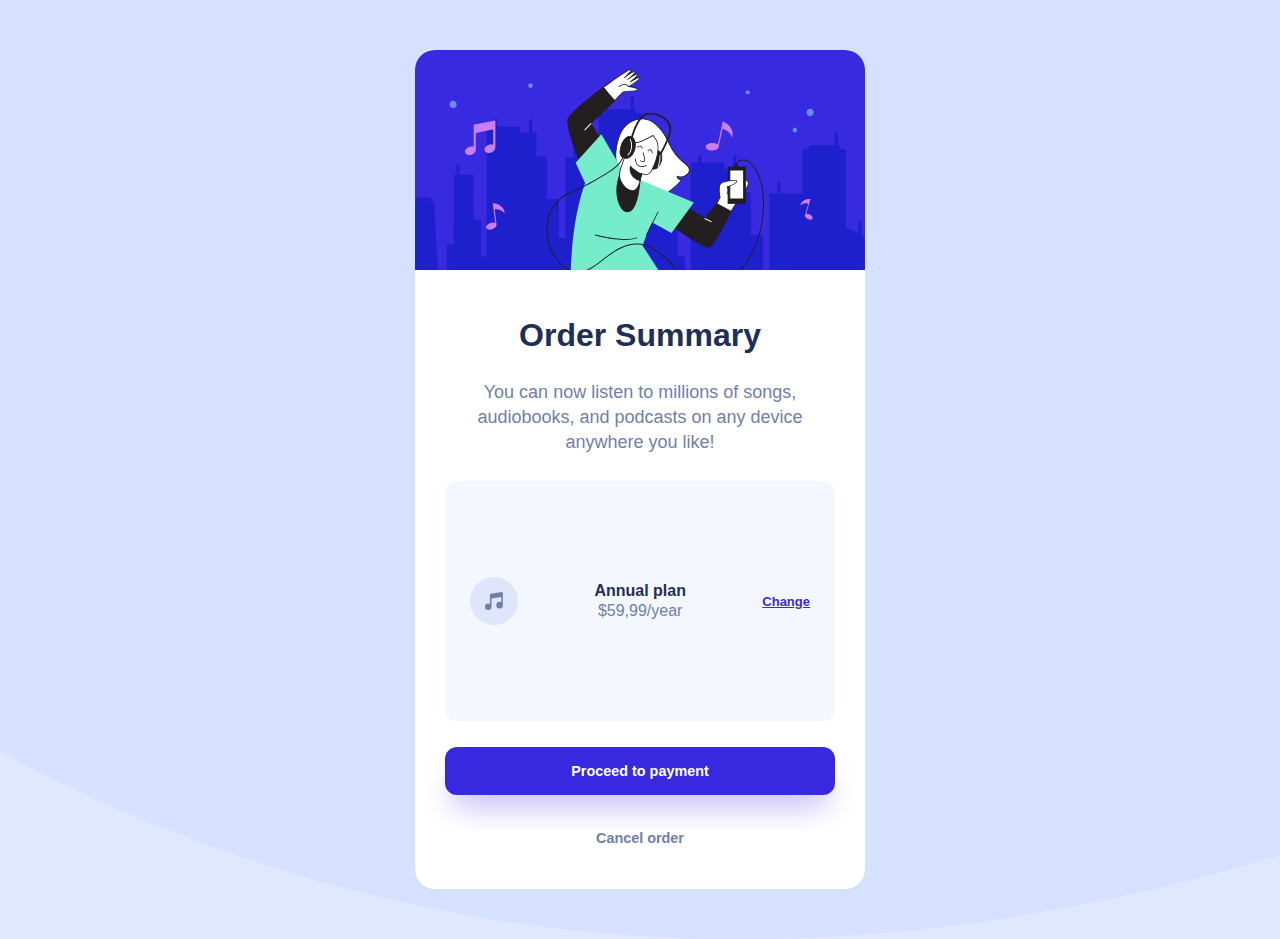
<file: order-summary-component/index.html>
<!DOCTYPE html>
<html lang="en">
<head>
    <meta charset="UTF-8">
    <meta http-equiv="X-UA-Compatible" content="IE=edge">
    <meta name="viewport" content="width=device-width, initial-scale=1.0">
    <title>Order Summary Component</title>
    <link rel="stylesheet" href="style.css">
</head>
<body>
    <div class="card">
        <img class="hero-image" src="images/illustration-hero.svg" alt="Hero image">
        <div class="container">
            <h2 class="title">Order Summary</h2> 
            <p class="order-description">
                You can now listen to millions of songs, audiobooks, and podcasts on any device anywhere you like!
            </p>
            <div class="plan-container">
                <img src="images/icon-music.svg" alt="icon-music">
                <div class="plan-description">
                    <strong>Annual plan</strong>
                    <p>$59,99/year</p>
                </div>
                <a href="#">Change</a>
            </div>
            <button class="proceed-button">Proceed to payment</button>
            <button class="cancel-button">Cancel order</button>
        </div>
       
    </div>
    
</body>
</html>
</file>
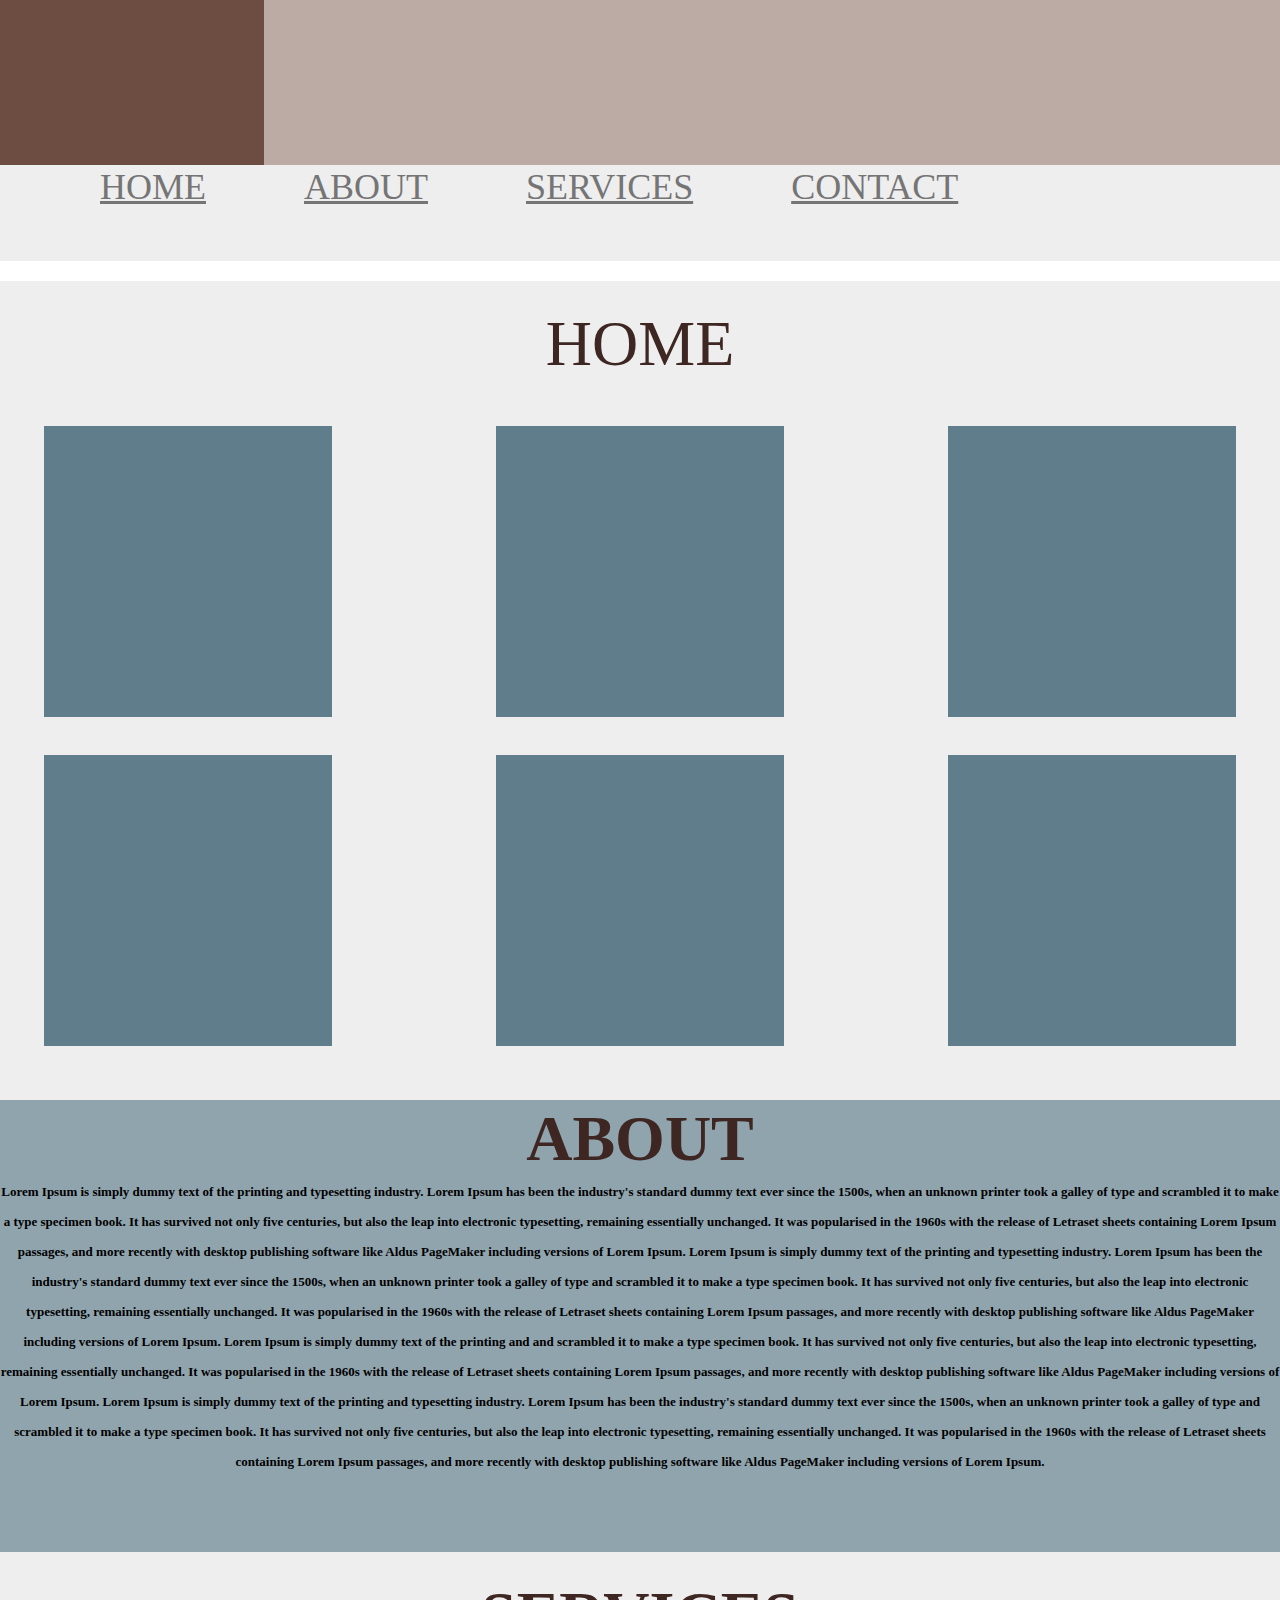
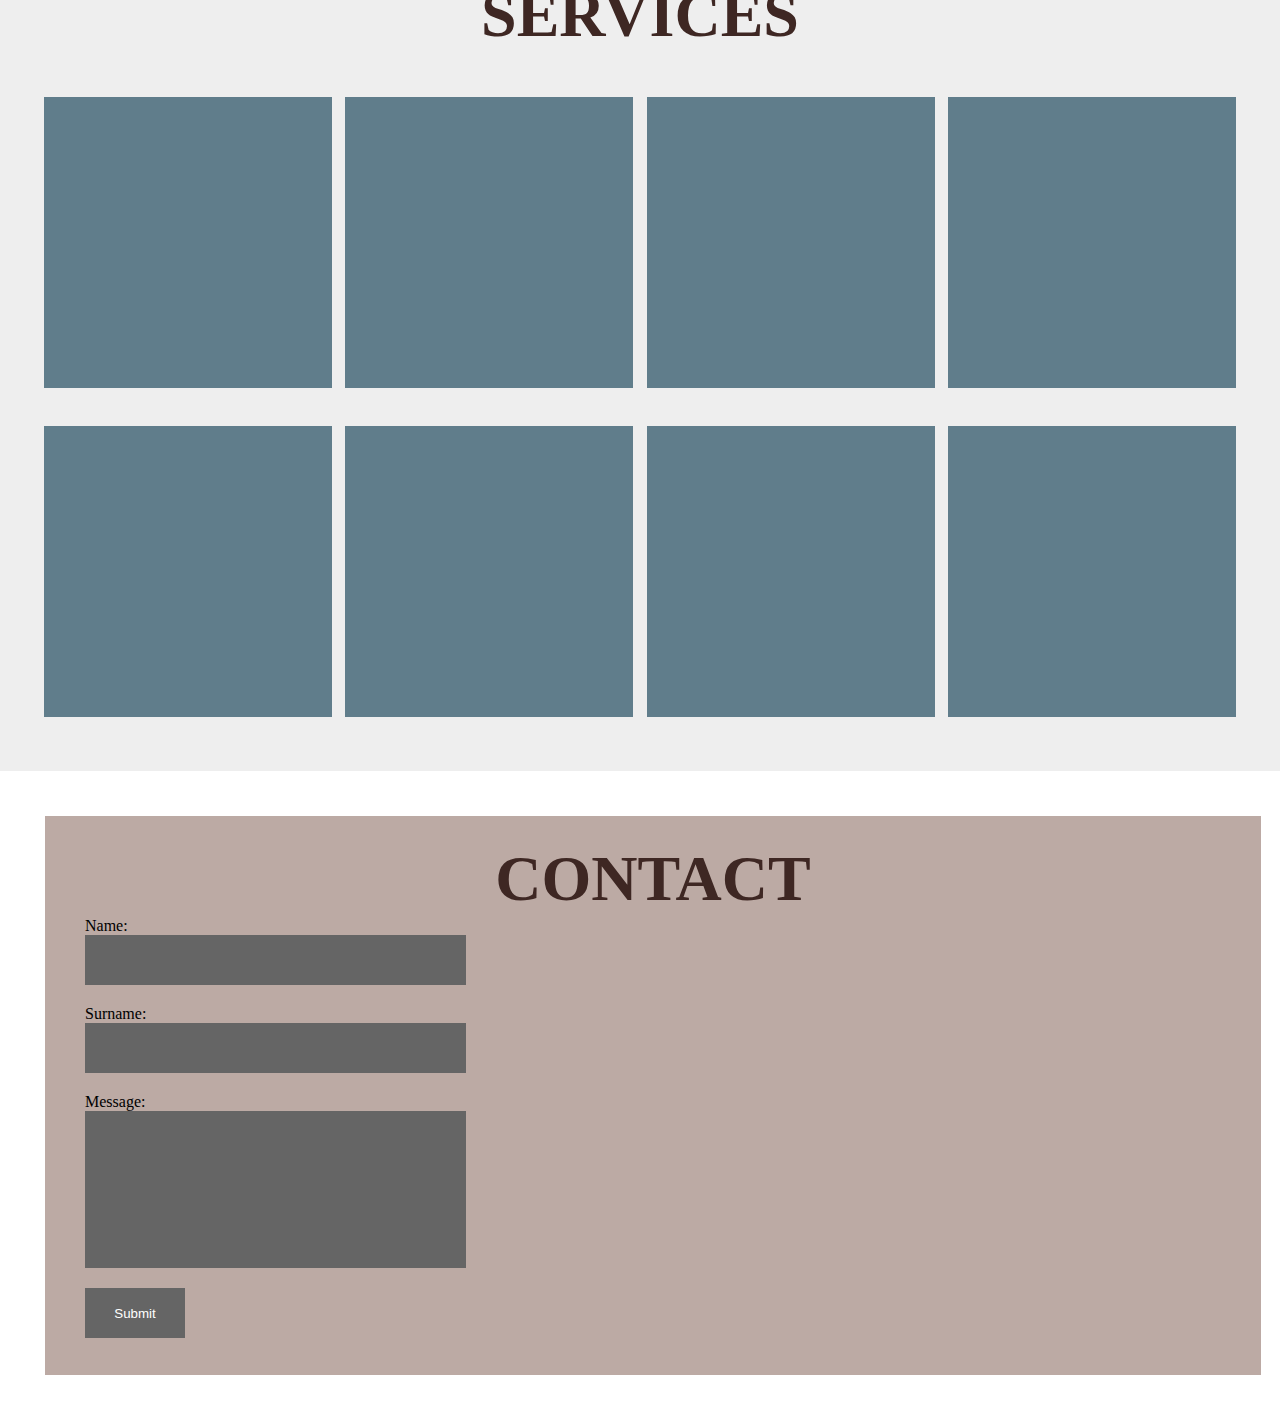
<file: Project-1/index.html>
<!DOCTYPE html>
<html lang="en">
<head>
    <meta charset="UTF-8">
    <meta http-equiv="X-UA-Compatible" content="IE=edge">
    <meta name="viewport" content="width=device-width, initial-scale=1.0">
    <title>Frontend Mentör Project-1</title>
    <link rel="stylesheet" href="style.css">
</head>
<body>
    <div class="container">
    <div class="box-1"></div>
    <div class="box-2"></div>
</div>

<div class="navbar">
    <a class="navbar-item" href="#">HOME</a>
    <a class="navbar-item" href="#">ABOUT</a>
    <a class="navbar-item" href="#">SERVICES</a>
    <a class="navbar-item" href="#">CONTACT</a>
</div>

<section class="home">
    <span class="home-title">HOME</span>

    <div class="box-area">
        <div class="box"></div>
        <div class="box"></div>
        <div class="box"></div>
        <div class="box"></div>
        <div class="box"></div>
        <div class="box"></div>
    </div>

</section>

    <div class="container-about">
        <div class="about-tittle">ABOUT</div>
        <div class="about-text">Lorem Ipsum is simply dummy text of the printing and typesetting industry. Lorem Ipsum has been the industry's standard dummy text ever since the 1500s, when an unknown printer took a galley of type 
            and scrambled it to make a type specimen book. It has survived not only five centuries, but also the leap into electronic typesetting, remaining essentially unchanged. It was popularised in the 1960s with the 
            release of Letraset sheets containing Lorem Ipsum passages, and more recently with desktop publishing software like Aldus PageMaker including versions of Lorem Ipsum. Lorem Ipsum is simply dummy text
             of the printing and typesetting industry. Lorem Ipsum has been the industry's standard dummy text ever since the 1500s, when an unknown printer took a galley of type and scrambled it to make a type 
            specimen book. It has survived not only five centuries, but also the leap into electronic typesetting, remaining essentially unchanged. It was popularised in the 1960s with the release of Letraset sheets 
            containing Lorem Ipsum passages, and more recently with desktop publishing software like Aldus PageMaker including versions of Lorem Ipsum. Lorem Ipsum is simply dummy text of the printing and
            and scrambled it to make a type specimen book. It has survived not only five centuries, but also the leap into electronic typesetting, remaining essentially unchanged. It was popularised in the 1960s with the 
            release of Letraset sheets containing Lorem Ipsum passages, and more recently with desktop publishing software like Aldus PageMaker including versions of Lorem Ipsum. Lorem Ipsum is simply dummy text
             of the printing and typesetting industry. Lorem Ipsum has been the industry's standard dummy text ever since the 1500s, when an unknown printer took a galley of type and scrambled it to make a type 
            specimen book. It has survived not only five centuries, but also the leap into electronic typesetting, remaining essentially unchanged. It was popularised in the 1960s with the release of Letraset sheets 
            containing Lorem Ipsum passages, and more recently with desktop publishing software like Aldus PageMaker including versions of Lorem Ipsum.</div>
    </div>

    <section class="services">
        <span class="services-tittle">SERVICES
        </span>
    
        <div class="box-area">
            <div class="box"></div>
            <div class="box"></div>
            <div class="box"></div>
            <div class="box"></div>
            <div class="box"></div>
            <div class="box"></div>
            <div class="box"></div>
            <div class="box"></div>
        </div>
    
    </section>

    <section class="contact">
        <span class="contact-tittle">CONTACT</span>

        <div class="form-area">
            <form>
                <div class="form">
                    <label for="fname">Name:</label><br>
                    <input type="text"><br>
                    <label for="lname">Surname:</label><br>
                <input type="text"><br>
                <label for="lname">Message:</label><br>
                <input class="message"></input>
            </div>
          <input type="submit" class="send__button">
                </div>
            </form>
        </div>
    </section>

</body>
</html>
</file>
<file: order-summary-component/style.css>
:root{
    --pale-blue: hsl(225, 100%, 94%);
    --brigh-blue: hsl(245, 75%, 52%);
    --very-pale-blue: hsl(225, 100%, 98%);
    --desaturated-blue: hsl(224, 23%, 55%);
    --dark-blue: hsl(223, 47%, 23%);
}
*{
    margin: 0;
    padding: 0;
    box-sizing: border-box;
}

body{
    background-image: url(./images/pattern-background-desktop.svg);
    background-repeat: no-repeat;
    background-size: cover;
    background-color: var(--pale-blue);
    font-family: "Red Hat Display", sans-serif;
    font-size: 16px;
}

.card{
    width: 450px;
    background-color:white;
    color: var(--desaturated-blue);
    border-radius: 20px;
    overflow: hidden;
    margin: 50px auto;
}

.title{
    color: var(--dark-blue);
    font-weight: 900;
    font-size: 32px;
}

.hero-image{
    width: 100%;
}

.container{
    padding: 30px;
    display: flex;
    flex-direction: column;
    justify-content: center;
    text-align: center;
    font-size: 18px;
}

.container > *{
    margin: 13px 0;
}

.order-description{
    line-height: 25px;
}

.plan-container{
    font-size: 16px;
    background-color: var(--very-pale-blue);
    padding: 25px;
    border-radius: 12px;
    display: flex;
    align-items: center;
    flex-direction: row;
    justify-content: space-between;
}

.plan-container a{
    color: var(--brigh-blue);
    font-size: 13px;
    font-weight: 700;
}

.plan-container a:hover{
    opacity: 0.8;
    text-decoration:none ;
}

.plan-container strong{
    color: var(--dark-blue);
}
.plan-description{
    line-height: 20px;
    margin: 75px;
}

button{
    width: 100%;
    border: none;
    font-weight: 700;
    font-size: 0.9rem;
    border-radius: 12px;
    cursor: pointer;
}
.proceed-button{
    background-color: var(--brigh-blue);
    padding: 1rem 0;
    color: white;
    box-shadow: 0 20px 30px -8px rgb(197 189 245);
   

}

.proceed-button:hover{
    opacity: 0.8;
}

.cancel-button{
    background-color: white;
    color: var(--desaturated-blue);
    border: none;
    margin-top: 22px;
   
 
}

.cancel-button:hover{
    color: black;
}
</file>
<file: Project-1/style.css>
* {
  margin: 0;
  padding: 0;
}

.container {
  width: 100%;
  height: 165px;
  background-color: #bcaaa4;
}

.box-1 {
  width: 20.64%;
  height: 100%;
  background-color: #6d4c41;
}

.navbar {
  background-color: #eeeeee;
  width: 100%;
  height: 96px;
  padding-left: 50px;
  margin-bottom: 20px;
}

a {
  font-family: "Inter";
  font-style: bold;
  font-size: 36px;
  line-height: 44px;
  vertical-align: top;
  margin: 50px;
  color: #757575;
  margin-right: 44px;
}

.home {
  margin-top: 45x;
  padding-top: 24px;
  width: 100%;
  height: 795px;
  background-color: #eeeeee;
  text-align: center;
}

.home-title {
  font-family: "Inter";
  font-style: normal;
  font-size: 64px;
  line-height: 77px;
  color: #3e2723;
}

.box-area {
  padding: 44px;
  display: grid;
  grid-template-columns: auto auto auto;
  justify-content: space-between;
  row-gap: 38px;
}

.box {
  width: 288px;
  height: 291px;
  background: linear-gradient(0deg, #607d8b, #607d8b),
    linear-gradient(0deg, #607d8b, #607d8b),
    linear-gradient(0deg, #607d8b, #44948a), #44948a;
}

.container-about {
  width: 100%;
  height: 452px;
  background: #90a4ae;
}

.about-tittle {
  font-family: "Inter";
  font-style: normal;
  font-weight: 700;
  font-size: 64px;
  line-height: 77px;
  text-align: center;
  color: #3e2723;
}

.about-text {
  font-family: "Inter";
  font-style: normal;
  font-weight: 700;
  font-size: 13px;
  line-height: 30px;
  text-align: center;
}

.services {
  margin-top: 45x;
  padding-top: 24px;
  width: 100%;
  height: 795px;
  background-color: #eeeeee;
  text-align: center;
}

.services-tittle {
  font-family: "Inter";
  font-style: normal;
  font-weight: 700;
  font-size: 64px;
  line-height: 77px;
  color: #3e2723;
}

.services > .box-area {
  grid-template-columns: auto auto auto auto;
}

.contact {
  margin: 45px;
  padding-top: 24px;
  width: 95%;
  height: 535px;
  background: #bcaaa4;
  text-align: center;
}

.contact-tittle {
  font-family: "Inter";
  font-style: normal;
  font-weight: 700;
  font-size: 64px;
  line-height: 77px;
  color: #3e2723;
}

.form-area{
    width: 25%;
    padding-left: 40px;
    text-align: left;
    display: flex;
}

input{
    width: 381px;
    height: 50px;
    margin-bottom: 20px;
    background-color: #656565;
    box-shadow: none;
    border: none;
}

.message{
    height: 157px;
}

.fname{
    font-style: normal;
    font-weight: 700;
    font-size: 16px;
    line-height: 19px;
}

.send__button{
    width: 100px;
    color: white;
}
</file>
